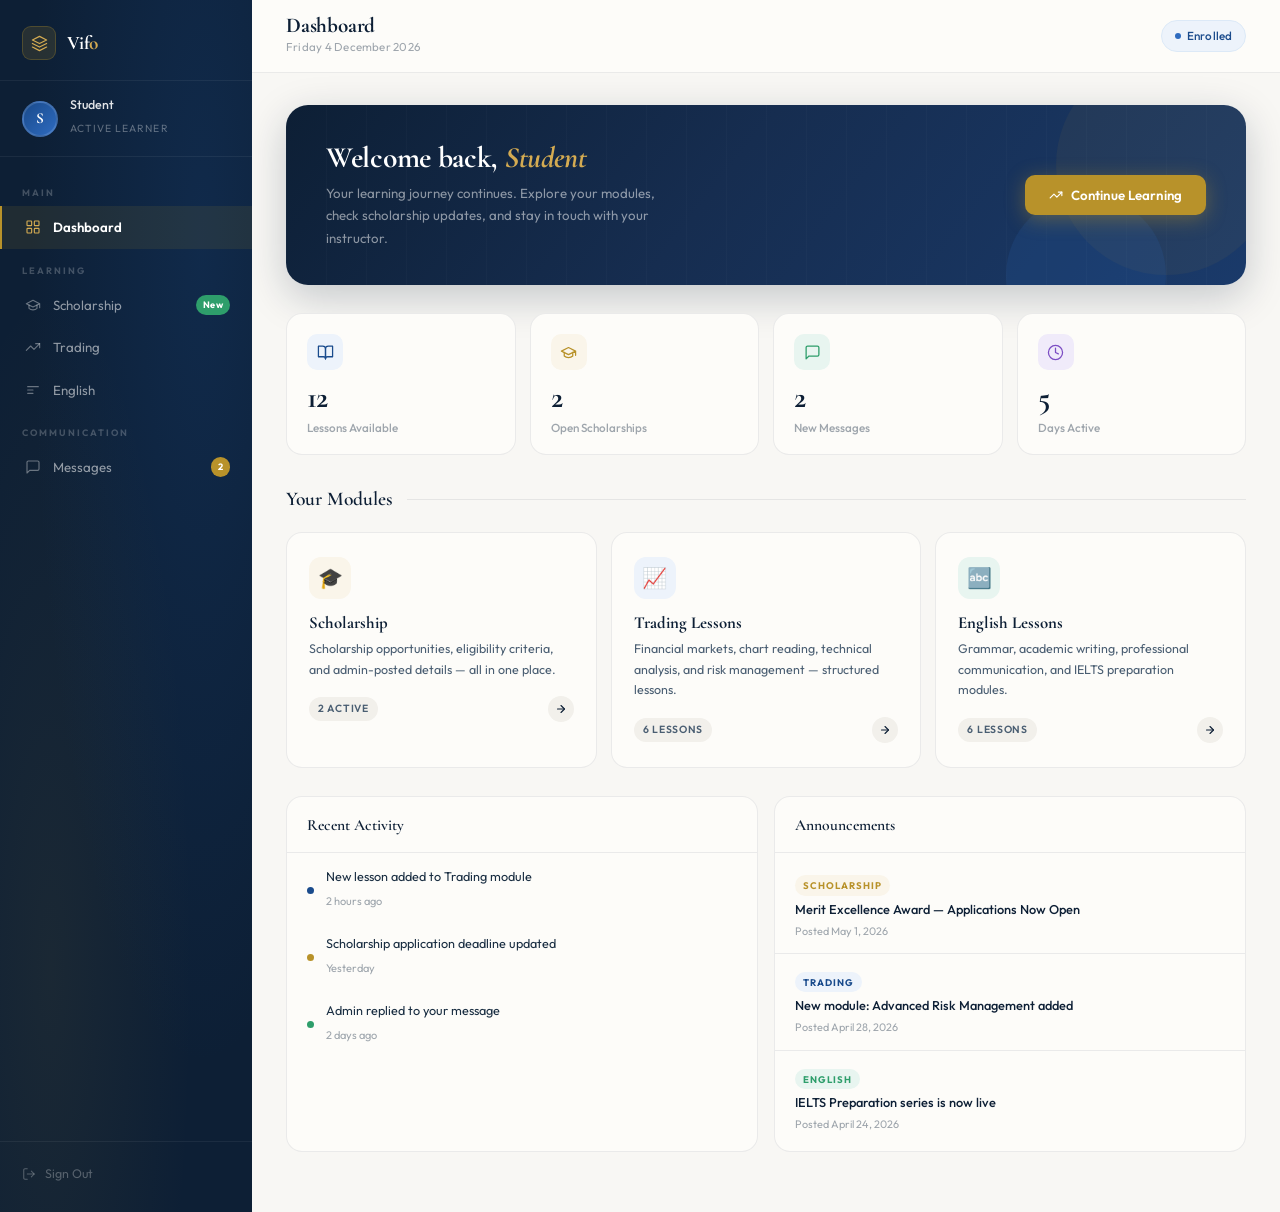
<file: Portal.html>
<!DOCTYPE html>
<html lang="en">
<head>
<meta charset="UTF-8"/>
<meta name="viewport" content="width=device-width, initial-scale=1.0"/>
<title>Vision Forge — Student Portal</title>
<link rel="preconnect" href="https://fonts.googleapis.com"/>
<link rel="preconnect" href="https://fonts.gstatic.com" crossorigin/>
<link href="https://fonts.googleapis.com/css2?family=Cormorant+Garamond:ital,wght@0,300;0,400;0,600;0,700;1,300;1,400;1,600;1,700&family=Outfit:wght@300;400;500;600;700&family=EB+Garamond:ital,wght@0,400;0,600;1,400;1,600&display=swap" rel="stylesheet"/>

<style>
/* ═══════════════════════════════════════════════════════
   VIFO — Student Portal  ·  Vision Forge Design System
   Ivory · Deep Navy #0d1f35 · Ink Blue #1a4b8c · Gold #b8922a
   ═══════════════════════════════════════════════════════ */

:root {
  color-scheme: light;
  --navy:        #0d1f35;
  --navy-mid:    #1a3254;
  --ink:         #1a4b8c;
  --ink-light:   #2e6bbf;
  --ink-pale:    #edf3fb;
  --ink-pale2:   #dce9f7;
  --gold:        #b8922a;
  --gold-light:  #d4ab52;
  --gold-pale:   #faf5ea;
  --ivory:       #fdfcf9;
  --white:       #ffffff;
  --off-white:   #f8f7f4;
  --off-white2:  #f2f0eb;
  --border:      rgba(13,31,53,0.08);
  --border-mid:  rgba(13,31,53,0.13);
  --border-strong: rgba(13,31,53,0.20);
  --text:        #1a2e42;
  --text-mid:    #4a5e72;
  --text-light:  rgba(26,46,66,0.42);
  --green:       #2e9e6b;
  --green-pale:  #e8f5f0;
  --purple:      #7c4ec4;
  --purple-pale: #f0ebfa;
  --radius:      10px;
  --radius-lg:   16px;
  --radius-xl:   22px;
  --ease:        cubic-bezier(0.22, 1, 0.36, 1);
  --sidebar-w:   252px;
  --font-serif:  'Cormorant Garamond', Georgia, serif;
  --font-body:   'Outfit', system-ui, sans-serif;
  --shadow-xs:   0 1px 4px rgba(13,31,53,0.05);
  --shadow-sm:   0 2px 12px rgba(13,31,53,0.07);
  --shadow-md:   0 6px 28px rgba(13,31,53,0.10);
  --shadow-lg:   0 18px 54px rgba(13,31,53,0.13);
  --shadow-xl:   0 30px 80px rgba(13,31,53,0.16);
}

*, *::before, *::after { box-sizing: border-box; margin: 0; padding: 0; }
html { font-size: 16px; }
body {
  background: var(--off-white);
  color: var(--text);
  font-family: var(--font-body);
  line-height: 1.7;
  overflow-x: hidden;
  -webkit-font-smoothing: antialiased;
}
a { text-decoration: none; color: inherit; }
button { font-family: inherit; }

::-webkit-scrollbar { width: 3px; }
::-webkit-scrollbar-track { background: transparent; }
::-webkit-scrollbar-thumb { background: rgba(13,31,53,0.15); border-radius: 2px; }

/* ── Page enter ── */
@keyframes pageIn {
  from { opacity: 0; transform: translateY(10px); }
  to   { opacity: 1; transform: translateY(0); }
}
@keyframes viewIn {
  from { opacity: 0; transform: translateY(16px); }
  to   { opacity: 1; transform: translateY(0); }
}
@keyframes floatUp {
  from { opacity:0; transform:translateY(8px); }
  to   { opacity:1; transform:translateY(0); }
}
@keyframes gold-pulse {
  0%,100% { box-shadow: 0 0 0 0 rgba(184,146,42,0.18); }
  50%     { box-shadow: 0 0 0 6px rgba(184,146,42,0); }
}
@keyframes pulse-dot {
  0%,100% { opacity:1; transform:scale(1); }
  50%     { opacity:0.45; transform:scale(0.8); }
}
@keyframes shimmer {
  0%   { background-position: -200% 0; }
  100% { background-position: 200% 0; }
}

.portal-layout {
  display: flex;
  min-height: 100vh;
  animation: pageIn 0.65s var(--ease) both;
}

/* ══════════════════════════════════════════
   SIDEBAR
══════════════════════════════════════════ */
.sidebar {
  width: var(--sidebar-w);
  background: var(--navy);
  display: flex;
  flex-direction: column;
  position: fixed;
  inset: 0 auto 0 0;
  z-index: 100;
  transition: transform 0.4s var(--ease);
  overflow-y: auto;
  overflow-x: hidden;
  /* Subtle grain texture on sidebar */
  background-image: 
    radial-gradient(ellipse at 80% 20%, rgba(26,75,140,0.25) 0%, transparent 60%),
    radial-gradient(ellipse at 20% 80%, rgba(184,146,42,0.08) 0%, transparent 50%);
}

/* Sidebar top: logo */
.sidebar-head {
  padding: 26px 22px 20px;
  border-bottom: 1px solid rgba(255,255,255,0.06);
  display: flex;
  align-items: center;
  gap: 11px;
  flex-shrink: 0;
}
.sidebar-logo-mark {
  width: 34px; height: 34px;
  border-radius: 9px;
  background: rgba(184,146,42,0.15);
  border: 1px solid rgba(184,146,42,0.28);
  display: flex; align-items: center; justify-content: center;
  flex-shrink: 0;
}
.sidebar-logo-mark svg {
  width: 17px; height: 17px;
  stroke: var(--gold-light); fill: none;
  stroke-width: 1.8; stroke-linecap: round; stroke-linejoin: round;
}
.sidebar-brand {
  font-family: var(--font-serif);
  font-size: 1.2rem;
  font-weight: 700;
  color: #fff;
  letter-spacing: -0.01em;
}
.sidebar-brand em { font-style: normal; color: var(--gold-light); }

/* Student strip */
.sidebar-student {
  padding: 16px 22px;
  border-bottom: 1px solid rgba(255,255,255,0.06);
  display: flex;
  align-items: center;
  gap: 12px;
  flex-shrink: 0;
}
.student-avatar {
  width: 36px; height: 36px;
  border-radius: 50%;
  background: linear-gradient(135deg, var(--ink) 0%, var(--ink-light) 100%);
  border: 2px solid rgba(255,255,255,0.13);
  display: flex; align-items: center; justify-content: center;
  font-family: var(--font-serif);
  font-size: 0.95rem; font-weight: 700;
  color: #fff;
  flex-shrink: 0;
  letter-spacing: 0.01em;
}
.student-info p {
  font-size: 0.78rem;
  color: rgba(255,255,255,0.88);
  font-weight: 500;
  line-height: 1.3;
}
.student-info span {
  font-size: 0.65rem;
  color: rgba(255,255,255,0.34);
  text-transform: uppercase;
  letter-spacing: 0.1em;
}

/* Nav */
.sidebar-nav { flex: 1; padding: 14px 0; }
.nav-group-label {
  font-size: 0.58rem;
  font-weight: 700;
  letter-spacing: 0.22em;
  text-transform: uppercase;
  color: rgba(255,255,255,0.22);
  padding: 14px 22px 5px;
}
.nav-item {
  display: flex;
  align-items: center;
  gap: 11px;
  padding: 10px 22px;
  cursor: pointer;
  transition: background 0.22s, border-color 0.22s, transform 0.18s;
  border-left: 2.5px solid transparent;
  position: relative;
}
.nav-item:hover { background: rgba(255,255,255,0.05); transform: translateX(2px); }
.nav-item.active {
  background: rgba(184,146,42,0.11);
  border-left-color: var(--gold);
}
.nav-item.active .nav-icon svg { stroke: var(--gold-light); }
.nav-item.active .nav-label { color: #fff; font-weight: 600; }

.nav-icon {
  width: 18px; height: 18px;
  display: flex; align-items: center; justify-content: center;
  flex-shrink: 0;
  color: rgba(255,255,255,0.38);
  transition: color 0.22s;
}
.nav-icon svg {
  width: 16px; height: 16px;
  stroke: currentColor; fill: none;
  stroke-width: 1.7; stroke-linecap: round; stroke-linejoin: round;
}
.nav-label {
  font-size: 0.83rem;
  color: rgba(255,255,255,0.55);
  transition: color 0.22s;
}
.nav-badge {
  margin-left: auto;
  background: var(--gold);
  color: #fff;
  font-size: 0.58rem;
  font-weight: 700;
  padding: 2px 7px;
  border-radius: 20px;
  letter-spacing: 0.03em;
}
.nav-badge.nb-green { background: var(--green); }
.nav-badge.nb-blue  { background: var(--ink-light); }

/* Sidebar footer */
.sidebar-footer {
  padding: 14px 22px 20px;
  border-top: 1px solid rgba(255,255,255,0.06);
  flex-shrink: 0;
}
.sidebar-logout {
  display: flex; align-items: center; gap: 9px;
  font-size: 0.78rem;
  color: rgba(255,255,255,0.28);
  cursor: pointer;
  padding: 7px 0;
  transition: color 0.2s;
}
.sidebar-logout:hover { color: rgba(255,255,255,0.58); }
.sidebar-logout svg {
  width: 14px; height: 14px;
  stroke: currentColor; fill: none;
  stroke-width: 1.8; stroke-linecap: round; stroke-linejoin: round;
}

/* Mobile toggle */
.sidebar-toggle {
  display: none;
  position: fixed;
  top: 14px; left: 14px; z-index: 200;
  width: 38px; height: 38px;
  background: var(--navy);
  border: none; border-radius: 9px;
  cursor: pointer;
  flex-direction: column;
  align-items: center; justify-content: center;
  gap: 5px;
  box-shadow: var(--shadow-md);
}
.sidebar-toggle span {
  display: block; width: 16px; height: 1.5px;
  background: rgba(255,255,255,0.85);
  transition: all 0.3s var(--ease);
}
.sidebar-toggle.open span:nth-child(1) { transform: translateY(6.5px) rotate(45deg); }
.sidebar-toggle.open span:nth-child(2) { opacity: 0; }
.sidebar-toggle.open span:nth-child(3) { transform: translateY(-6.5px) rotate(-45deg); }

.sidebar-overlay {
  display: none;
  position: fixed; inset: 0; z-index: 90;
  background: rgba(13,31,53,0.52);
  backdrop-filter: blur(4px);
  opacity: 0;
  transition: opacity 0.3s;
}
.sidebar-overlay.visible { opacity: 1; }

/* ══════════════════════════════════════════
   MAIN CONTENT AREA
══════════════════════════════════════════ */
.main-content {
  margin-left: var(--sidebar-w);
  flex: 1;
  display: flex;
  flex-direction: column;
  min-height: 100vh;
}

/* Topbar */
.topbar {
  background: rgba(253,252,249,0.96);
  border-bottom: 1px solid var(--border);
  padding: 15px 34px;
  display: flex;
  align-items: center;
  justify-content: space-between;
  gap: 20px;
  position: sticky;
  top: 0; z-index: 80;
  backdrop-filter: blur(24px);
  -webkit-backdrop-filter: blur(24px);
}
.topbar-left {
  display: flex;
  flex-direction: column;
  gap: 1px;
}
.topbar-title {
  font-family: var(--font-serif);
  font-size: 1.32rem;
  font-weight: 700;
  color: var(--navy);
  letter-spacing: -0.01em;
  line-height: 1;
}
.topbar-sub {
  font-size: 0.72rem;
  color: var(--text-light);
  letter-spacing: 0.02em;
}
.topbar-right {
  display: flex;
  align-items: center;
  gap: 12px;
}
.topbar-pill {
  display: inline-flex;
  align-items: center;
  gap: 6px;
  background: var(--ink-pale);
  border: 1px solid var(--ink-pale2);
  border-radius: 20px;
  padding: 5px 13px;
  font-size: 0.73rem;
  color: var(--ink);
  font-weight: 500;
  letter-spacing: 0.01em;
}
.pill-dot {
  width: 6px; height: 6px;
  border-radius: 50%;
  background: var(--ink-light);
  animation: pulse-dot 2.2s infinite;
}

/* Page content */
.page-content {
  padding: 32px 34px 60px;
  flex: 1;
}

/* Views */
.view { display: none; animation: viewIn 0.42s var(--ease) both; }
.view.active { display: block; }

/* ══════════════════════════════════════════
   VIEW HEADER (shared across pages)
══════════════════════════════════════════ */
.view-header {
  margin-bottom: 28px;
}
.view-eyebrow {
  display: inline-flex;
  align-items: center;
  gap: 10px;
  font-size: 0.63rem;
  font-weight: 700;
  letter-spacing: 0.28em;
  text-transform: uppercase;
  color: var(--ink);
  margin-bottom: 9px;
}
.view-eyebrow::before {
  content: '';
  width: 22px; height: 1px;
  background: var(--gold);
}
.view-header h1 {
  font-family: var(--font-serif);
  font-size: clamp(1.75rem, 3vw, 2.4rem);
  font-weight: 700;
  color: var(--navy);
  line-height: 1.1;
  margin-bottom: 9px;
  letter-spacing: -0.015em;
}
.view-header p {
  font-size: 0.875rem;
  color: var(--text-mid);
  max-width: 540px;
  line-height: 1.75;
}

/* ══════════════════════════════════════════
   DASHBOARD
══════════════════════════════════════════ */
.welcome-strip {
  background: linear-gradient(128deg, var(--navy) 0%, #162d50 45%, #1a3a6a 100%);
  border-radius: var(--radius-xl);
  padding: 36px 40px;
  display: flex;
  align-items: center;
  justify-content: space-between;
  gap: 24px;
  margin-bottom: 28px;
  position: relative;
  overflow: hidden;
  box-shadow: 0 12px 40px rgba(13,31,53,0.22);
}
.welcome-strip::before {
  content: '';
  position: absolute;
  top: -50px; right: -30px;
  width: 220px; height: 220px;
  border-radius: 50%;
  background: rgba(184,146,42,0.07);
  pointer-events: none;
}
.welcome-strip::after {
  content: '';
  position: absolute;
  bottom: -70px; right: 80px;
  width: 160px; height: 160px;
  border-radius: 50%;
  background: rgba(46,107,191,0.14);
  pointer-events: none;
}
/* Fine line pattern */
.welcome-strip-lines {
  position: absolute;
  inset: 0;
  opacity: 0.04;
  background-image: repeating-linear-gradient(
    90deg,
    rgba(255,255,255,0.5) 0px,
    rgba(255,255,255,0.5) 1px,
    transparent 1px,
    transparent 40px
  );
  pointer-events: none;
}
.welcome-text {
  position: relative; z-index: 1;
}
.welcome-text h2 {
  font-family: var(--font-serif);
  font-size: 1.85rem;
  font-weight: 700;
  color: #fff;
  line-height: 1.15;
  margin-bottom: 7px;
  letter-spacing: -0.01em;
}
.welcome-text h2 em {
  font-style: italic;
  color: var(--gold-light);
}
.welcome-text p {
  font-size: 0.83rem;
  color: rgba(255,255,255,0.52);
  max-width: 340px;
  line-height: 1.7;
}
.welcome-cta {
  display: inline-flex;
  align-items: center;
  gap: 8px;
  background: var(--gold);
  color: #fff;
  border: none;
  border-radius: var(--radius);
  padding: 12px 24px;
  font-size: 0.83rem;
  font-weight: 600;
  cursor: pointer;
  transition: all 0.28s var(--ease);
  white-space: nowrap;
  flex-shrink: 0;
  box-shadow: 0 4px 20px rgba(184,146,42,0.42);
  position: relative; z-index: 1;
  letter-spacing: 0.01em;
  animation: gold-pulse 3s infinite;
}
.welcome-cta:hover {
  background: var(--gold-light);
  transform: translateY(-2px);
  box-shadow: 0 10px 28px rgba(184,146,42,0.52);
  animation: none;
}
.welcome-cta svg { width: 14px; height: 14px; stroke: currentColor; fill: none; stroke-width: 2; stroke-linecap: round; stroke-linejoin: round; }

/* Stats row */
.stats-row {
  display: grid;
  grid-template-columns: repeat(4, 1fr);
  gap: 14px;
  margin-bottom: 28px;
}
.stat-card {
  background: var(--ivory);
  border: 1px solid var(--border);
  border-radius: var(--radius-lg);
  padding: 20px 20px 16px;
  transition: box-shadow 0.28s var(--ease), transform 0.28s var(--ease), border-color 0.28s;
  cursor: default;
  position: relative;
  overflow: hidden;
}
.stat-card::after {
  content: '';
  position: absolute;
  bottom: 0; left: 0; right: 0;
  height: 2px;
  background: var(--sc-accent, var(--ink));
  transform: scaleX(0);
  transform-origin: left;
  transition: transform 0.36s var(--ease);
}
.stat-card:hover {
  box-shadow: var(--shadow-md);
  transform: translateY(-3px);
  border-color: var(--border-mid);
}
.stat-card:hover::after { transform: scaleX(1); }
.stat-card:hover {
  box-shadow: var(--shadow-md);
  transform: translateY(-2px);
}
.stat-icon {
  width: 36px; height: 36px;
  border-radius: 10px;
  display: flex; align-items: center; justify-content: center;
  margin-bottom: 13px;
}
.stat-icon svg { width: 17px; height: 17px; stroke: currentColor; fill: none; stroke-width: 1.8; stroke-linecap: round; stroke-linejoin: round; }
.si-blue   { background: var(--ink-pale);   color: var(--ink); }
.si-gold   { background: var(--gold-pale);  color: var(--gold); }
.si-green  { background: var(--green-pale); color: var(--green); }
.si-purple { background: var(--purple-pale);color: var(--purple); }

.stat-num {
  font-family: var(--font-serif);
  font-size: 1.9rem;
  font-weight: 700;
  color: var(--navy);
  line-height: 1;
  margin-bottom: 4px;
  letter-spacing: -0.02em;
}
.stat-label {
  font-size: 0.73rem;
  color: var(--text-light);
  font-weight: 500;
}

/* Modules grid */
.section-row-title {
  font-family: var(--font-serif);
  font-size: 1.22rem;
  font-weight: 600;
  color: var(--navy);
  margin-bottom: 16px;
  display: flex;
  align-items: center;
  gap: 14px;
}
.section-row-title::after {
  content: '';
  flex: 1;
  height: 1px;
  background: var(--border);
}

.modules-grid {
  display: grid;
  grid-template-columns: repeat(3, 1fr);
  gap: 14px;
  margin-bottom: 28px;
}
.module-card {
  background: var(--ivory);
  border: 1px solid var(--border);
  border-radius: var(--radius-lg);
  padding: 24px 22px;
  cursor: pointer;
  transition: all 0.3s var(--ease);
  position: relative;
  overflow: hidden;
}
.module-card::before {
  content: '';
  position: absolute;
  top: 0; left: 0; right: 0;
  height: 2.5px;
  background: var(--mc-accent, var(--ink));
  transform: scaleX(0);
  transform-origin: left;
  transition: transform 0.34s var(--ease);
}
.module-card:hover {
  box-shadow: var(--shadow-md);
  transform: translateY(-3px);
  border-color: var(--border-mid);
}
.module-card:hover::before { transform: scaleX(1); }
.mc-gold { --mc-accent: var(--gold); }
.mc-blue { --mc-accent: var(--ink); }
.mc-green { --mc-accent: var(--green); }

.module-icon {
  width: 42px; height: 42px;
  border-radius: 12px;
  display: flex; align-items: center; justify-content: center;
  margin-bottom: 14px;
  font-size: 1.25rem;
}
.module-title {
  font-family: var(--font-serif);
  font-size: 1.05rem;
  font-weight: 700;
  color: var(--navy);
  margin-bottom: 6px;
  line-height: 1.2;
}
.module-desc {
  font-size: 0.78rem;
  color: var(--text-mid);
  line-height: 1.65;
  margin-bottom: 16px;
}
.module-foot {
  display: flex;
  align-items: center;
  gap: 10px;
}
.module-tag {
  font-size: 0.65rem;
  font-weight: 600;
  letter-spacing: 0.07em;
  text-transform: uppercase;
  padding: 3px 9px;
  border-radius: 20px;
  background: var(--off-white2);
  color: var(--text-mid);
}
.module-arrow {
  margin-left: auto;
  width: 26px; height: 26px;
  background: var(--off-white2);
  border-radius: 50%;
  display: flex; align-items: center; justify-content: center;
  transition: background 0.22s, transform 0.22s;
}
.module-card:hover .module-arrow {
  background: var(--navy);
  transform: translateX(2px);
}
.module-arrow svg { width: 12px; height: 12px; stroke: var(--navy); fill: none; stroke-width: 2.2; stroke-linecap: round; stroke-linejoin: round; transition: stroke 0.22s; }
.module-card:hover .module-arrow svg { stroke: #fff; }

/* Dashboard bottom panels */
.dash-bottom {
  display: grid;
  grid-template-columns: 1fr 1fr;
  gap: 16px;
}
.panel-card {
  background: var(--ivory);
  border: 1px solid var(--border);
  border-radius: var(--radius-lg);
  overflow: hidden;
}
.panel-head {
  padding: 16px 20px 13px;
  border-bottom: 1px solid var(--border);
  display: flex;
  align-items: center;
  justify-content: space-between;
}
.panel-head h3 {
  font-family: var(--font-serif);
  font-size: 0.98rem;
  font-weight: 600;
  color: var(--navy);
}
.panel-link {
  font-size: 0.72rem;
  color: var(--ink);
  font-weight: 500;
  cursor: pointer;
  transition: color 0.2s;
}
.panel-link:hover { color: var(--navy); }
.panel-body { padding: 4px 0; }

/* Activity items */
.activity-row {
  display: flex;
  align-items: center;
  gap: 12px;
  padding: 11px 20px;
  transition: background 0.18s;
}
.activity-row:hover { background: var(--off-white); }
.a-dot {
  width: 7px; height: 7px;
  border-radius: 50%;
  flex-shrink: 0;
}
.a-text { flex: 1; }
.a-text p { font-size: 0.79rem; color: var(--text); line-height: 1.4; }
.a-text span { font-size: 0.69rem; color: var(--text-light); }

/* Announcement items */
.ann-row {
  padding: 13px 20px;
  border-bottom: 1px solid var(--border);
  cursor: pointer;
  transition: background 0.18s;
}
.ann-row:last-child { border-bottom: none; }
.ann-row:hover { background: var(--off-white); }
.ann-tag {
  display: inline-block;
  font-size: 0.6rem;
  font-weight: 700;
  letter-spacing: 0.1em;
  text-transform: uppercase;
  padding: 2px 8px;
  border-radius: 20px;
  margin-bottom: 5px;
}
.at-gold  { background: var(--gold-pale);  color: var(--gold); }
.at-blue  { background: var(--ink-pale);   color: var(--ink); }
.at-green { background: var(--green-pale); color: var(--green); }
.ann-title {
  font-size: 0.8rem;
  color: var(--navy);
  font-weight: 500;
  line-height: 1.4;
  margin-bottom: 3px;
}
.ann-date {
  font-size: 0.68rem;
  color: var(--text-light);
}

/* ══════════════════════════════════════════
   SCHOLARSHIP VIEW
══════════════════════════════════════════ */
.sch-list { display: grid; gap: 18px; }

.sch-card {
  background: var(--ivory);
  border: 1px solid var(--border);
  border-radius: var(--radius-lg);
  overflow: hidden;
  transition: box-shadow 0.3s var(--ease), transform 0.3s var(--ease);
}
.sch-card:hover {
  box-shadow: var(--shadow-lg);
  transform: translateY(-2px);
}
.sch-card-top {
  padding: 22px 26px;
  display: flex;
  align-items: flex-start;
  gap: 18px;
  border-bottom: 1px solid var(--border);
}
.sch-icon {
  width: 48px; height: 48px;
  border-radius: 13px;
  background: var(--gold-pale);
  border: 1px solid rgba(184,146,42,0.16);
  display: flex; align-items: center; justify-content: center;
  font-size: 1.35rem;
  flex-shrink: 0;
}
.sch-top-info h3 {
  font-family: var(--font-serif);
  font-size: 1.18rem;
  font-weight: 700;
  color: var(--navy);
  margin-bottom: 7px;
  line-height: 1.2;
}
.sch-pills {
  display: flex;
  align-items: center;
  gap: 8px;
  flex-wrap: wrap;
}
.sch-pill {
  font-size: 0.67rem;
  font-weight: 600;
  letter-spacing: 0.07em;
  text-transform: uppercase;
  padding: 3px 10px;
  border-radius: 20px;
  display: inline-flex;
  align-items: center;
  gap: 4px;
}
.sp-open   { background: var(--green-pale); color: var(--green); }
.sp-closed { background: var(--off-white2); color: var(--text-light); }
.sp-date   { background: var(--gold-pale);  color: var(--gold); }

.sch-card-body {
  padding: 20px 26px 24px;
}
.sch-body-text {
  font-size: 0.865rem;
  color: var(--text-mid);
  line-height: 1.85;
  margin-bottom: 18px;
}
.sch-grid-detail {
  display: grid;
  grid-template-columns: repeat(3, 1fr);
  gap: 14px;
  padding: 16px 18px;
  background: var(--off-white);
  border-radius: var(--radius);
  border: 1px solid var(--border);
  margin-bottom: 18px;
}
.sch-detail label {
  display: block;
  font-size: 0.6rem;
  font-weight: 700;
  letter-spacing: 0.15em;
  text-transform: uppercase;
  color: var(--text-light);
  margin-bottom: 4px;
}
.sch-detail p {
  font-size: 0.8rem;
  color: var(--navy);
  font-weight: 600;
}
.sch-req h4 {
  font-size: 0.72rem;
  font-weight: 700;
  color: var(--navy);
  margin-bottom: 10px;
  text-transform: uppercase;
  letter-spacing: 0.1em;
}
.sch-req-list { list-style: none; display: flex; flex-direction: column; gap: 6px; }
.sch-req-list li {
  display: flex;
  align-items: flex-start;
  gap: 9px;
  font-size: 0.8rem;
  color: var(--text-mid);
}
.sch-req-list li::before {
  content: '';
  width: 15px; height: 15px;
  border-radius: 50%;
  background: var(--ink-pale);
  border: 1.5px solid var(--ink-pale2);
  flex-shrink: 0;
  margin-top: 1px;
  background-image: url("data:image/svg+xml,%3Csvg xmlns='http://www.w3.org/2000/svg' viewBox='0 0 16 16'%3E%3Cpath d='M3.5 8l3 3 6-6' stroke='%231a4b8c' stroke-width='1.8' stroke-linecap='round' stroke-linejoin='round' fill='none'/%3E%3C/svg%3E");
  background-size: 11px;
  background-repeat: no-repeat;
  background-position: center;
}
.sch-note {
  margin-top: 18px;
  padding: 13px 17px;
  background: var(--ink-pale);
  border-left: 3px solid var(--ink);
  border-radius: 0 var(--radius) var(--radius) 0;
  font-size: 0.79rem;
  color: var(--ink);
  line-height: 1.65;
}
.sch-note strong { color: var(--navy); }

/* ══════════════════════════════════════════
   TRADING / ENGLISH LESSONS VIEW
══════════════════════════════════════════ */
.lesson-tabs {
  display: flex;
  gap: 3px;
  background: var(--off-white2);
  border-radius: var(--radius);
  padding: 4px;
  margin-bottom: 26px;
  width: fit-content;
}
.l-tab {
  display: flex;
  align-items: center;
  gap: 7px;
  padding: 8px 18px;
  border-radius: 7px;
  border: none;
  background: none;
  font-size: 0.81rem;
  font-weight: 500;
  color: var(--text-mid);
  cursor: pointer;
  transition: all 0.22s var(--ease);
}
.l-tab svg { width: 14px; height: 14px; stroke: currentColor; fill: none; stroke-width: 1.8; stroke-linecap: round; stroke-linejoin: round; }
.l-tab.active {
  background: var(--ivory);
  color: var(--navy);
  font-weight: 600;
  box-shadow: var(--shadow-sm);
}
.l-tab-panel { display: none; }
.l-tab-panel.active { display: block; animation: viewIn 0.38s var(--ease) both; }

.lesson-section-label {
  font-size: 0.65rem;
  font-weight: 700;
  letter-spacing: 0.2em;
  text-transform: uppercase;
  color: var(--text-light);
  padding: 6px 0 11px;
  border-bottom: 1px solid var(--border);
  margin-bottom: 12px;
}
.lessons-list { display: grid; gap: 10px; margin-bottom: 24px; }

.lesson-card {
  background: var(--ivory);
  border: 1px solid var(--border);
  border-radius: var(--radius-lg);
  padding: 18px 22px;
  display: flex;
  align-items: center;
  gap: 18px;
  transition: all 0.28s var(--ease);
  cursor: pointer;
  position: relative;
  overflow: hidden;
}
.lesson-card::before {
  content: '';
  position: absolute;
  left: 0; top: 0; bottom: 0;
  width: 3px;
  background: var(--lc-accent, var(--ink));
  transform: scaleY(0);
  transform-origin: bottom;
  transition: transform 0.32s var(--ease);
  border-radius: 0 2px 2px 0;
}
.lesson-card:hover {
  box-shadow: var(--shadow-md);
  transform: translateX(5px);
  border-color: var(--border-mid);
}
.lesson-card:hover::before { transform: scaleY(1); }
.lc-ink   { --lc-accent: var(--ink); }
.lc-gold  { --lc-accent: var(--gold); }
.lc-green { --lc-accent: var(--green); }
.lesson-card:hover {
  box-shadow: var(--shadow-md);
  transform: translateX(4px);
  border-color: var(--border-mid);
}
.lesson-num {
  width: 40px; height: 40px;
  border-radius: 11px;
  display: flex; align-items: center; justify-content: center;
  font-family: var(--font-serif);
  font-size: 1.05rem;
  font-weight: 700;
  color: #fff;
  flex-shrink: 0;
}
.ln-ink  { background: linear-gradient(135deg, var(--ink) 0%, var(--ink-light) 100%); }
.ln-gold { background: linear-gradient(135deg, var(--gold) 0%, var(--gold-light) 100%); }
.ln-green { background: linear-gradient(135deg, var(--green) 0%, #3db87c 100%); }

.lesson-info { flex: 1; min-width: 0; }
.lesson-title {
  font-family: var(--font-serif);
  font-size: 0.99rem;
  font-weight: 700;
  color: var(--navy);
  margin-bottom: 3px;
  line-height: 1.25;
}
.lesson-sub {
  font-size: 0.76rem;
  color: var(--text-mid);
  line-height: 1.5;
  white-space: nowrap;
  overflow: hidden;
  text-overflow: ellipsis;
}
.lesson-right {
  display: flex;
  flex-direction: column;
  align-items: flex-end;
  gap: 6px;
  flex-shrink: 0;
}
.lesson-status {
  font-size: 0.65rem;
  font-weight: 700;
  letter-spacing: 0.08em;
  text-transform: uppercase;
  padding: 3px 9px;
  border-radius: 20px;
}
.ls-avail  { background: var(--green-pale); color: var(--green); }
.ls-new    { background: var(--ink-pale);   color: var(--ink); }
.ls-soon   { background: var(--off-white2); color: var(--text-light); }
.lesson-dur {
  font-size: 0.7rem;
  color: var(--text-light);
  display: flex; align-items: center; gap: 4px;
}
.lesson-dur svg { width: 11px; height: 11px; stroke: currentColor; fill: none; stroke-width: 1.8; }

/* ══════════════════════════════════════════
   LESSON MODAL
══════════════════════════════════════════ */
.lesson-modal-wrap {
  position: fixed; inset: 0; z-index: 500;
  background: rgba(13,31,53,0.55);
  backdrop-filter: blur(10px);
  -webkit-backdrop-filter: blur(10px);
  display: flex;
  align-items: center;
  justify-content: center;
  padding: 20px;
  opacity: 0;
  pointer-events: none;
  transition: opacity 0.3s;
}
.lesson-modal-wrap.open {
  opacity: 1;
  pointer-events: all;
}
.lesson-modal {
  background: var(--ivory);
  border-radius: var(--radius-xl);
  width: 100%;
  max-width: 660px;
  max-height: 88vh;
  overflow-y: auto;
  box-shadow: var(--shadow-xl);
  transform: scale(0.94) translateY(12px);
  transition: transform 0.34s var(--ease);
  border: 1px solid var(--border);
}
.lesson-modal-wrap.open .lesson-modal {
  transform: scale(1) translateY(0);
}
.lm-head {
  padding: 24px 28px 20px;
  border-bottom: 1px solid var(--border);
  position: sticky; top: 0;
  background: var(--ivory);
  display: flex; align-items: flex-start; justify-content: space-between; gap: 16px;
  z-index: 2;
}
.lm-close {
  width: 32px; height: 32px;
  border-radius: 50%;
  background: var(--off-white2);
  border: 1px solid var(--border);
  cursor: pointer;
  display: flex; align-items: center; justify-content: center;
  flex-shrink: 0;
  transition: background 0.2s, transform 0.2s;
}
.lm-close:hover { background: var(--off-white); transform: scale(1.08); }
.lm-close svg { width: 14px; height: 14px; stroke: var(--navy); fill: none; stroke-width: 2.2; stroke-linecap: round; }
.lm-body { padding: 26px 28px 32px; }
.lm-eyebrow {
  font-size: 0.61rem;
  font-weight: 700;
  letter-spacing: 0.2em;
  text-transform: uppercase;
  color: var(--ink);
  margin-bottom: 7px;
}
.lm-title {
  font-family: var(--font-serif);
  font-size: 1.65rem;
  font-weight: 700;
  color: var(--navy);
  line-height: 1.12;
  margin-bottom: 5px;
  letter-spacing: -0.01em;
}
.lm-meta { display: flex; gap: 14px; flex-wrap: wrap; margin-bottom: 22px; }
.lm-meta-item {
  font-size: 0.72rem;
  color: var(--text-light);
  display: flex; align-items: center; gap: 5px;
}
.lm-meta-item svg { width: 12px; height: 12px; stroke: currentColor; fill: none; stroke-width: 1.8; }
.lm-content {
  font-size: 0.865rem;
  color: var(--text-mid);
  line-height: 1.9;
  margin-bottom: 24px;
}
.lm-content p { margin-bottom: 13px; }
.lm-content p:last-child { margin-bottom: 0; }
.lm-content strong { color: var(--navy); font-weight: 600; }
.lm-keypoints {
  background: var(--off-white);
  border: 1px solid var(--border);
  border-radius: var(--radius);
  padding: 16px 18px;
  margin-bottom: 20px;
}
.lm-keypoints h4 {
  font-size: 0.7rem;
  font-weight: 700;
  text-transform: uppercase;
  letter-spacing: 0.12em;
  color: var(--navy);
  margin-bottom: 11px;
}
.lm-keypoints ul { list-style: none; display: flex; flex-direction: column; gap: 7px; }
.lm-keypoints li {
  display: flex; align-items: flex-start; gap: 8px;
  font-size: 0.79rem;
  color: var(--text-mid);
}
.lm-keypoints li::before {
  content: '→';
  color: var(--gold);
  font-weight: 700;
  flex-shrink: 0;
  margin-top: 1px;
}
.lm-note {
  background: var(--ink-pale);
  border-left: 3px solid var(--ink);
  border-radius: 0 var(--radius) var(--radius) 0;
  padding: 13px 17px;
  font-size: 0.79rem;
  color: var(--ink);
  line-height: 1.65;
  margin-bottom: 22px;
}
.lm-actions { display: flex; gap: 10px; flex-wrap: wrap; }
.lm-btn {
  display: inline-flex; align-items: center; gap: 7px;
  padding: 10px 20px;
  border-radius: var(--radius);
  font-size: 0.81rem; font-weight: 600;
  cursor: pointer; border: none;
  transition: all 0.26s var(--ease);
  letter-spacing: 0.01em;
}
.lm-btn-primary { background: var(--navy); color: #fff; box-shadow: 0 2px 12px rgba(13,31,53,0.18); }
.lm-btn-primary:hover { background: var(--ink); transform: translateY(-2px); box-shadow: 0 6px 20px rgba(26,75,140,0.26); }
.lm-btn-outline { background: transparent; color: var(--navy); border: 1.5px solid var(--border-strong); }
.lm-btn-outline:hover { background: var(--off-white2); }
.lm-btn svg { width: 14px; height: 14px; stroke: currentColor; fill: none; stroke-width: 2; stroke-linecap: round; stroke-linejoin: round; }

/* ══════════════════════════════════════════
   MESSAGES VIEW
══════════════════════════════════════════ */
.msg-layout {
  display: grid;
  grid-template-columns: 280px 1fr;
  background: var(--ivory);
  border: 1px solid var(--border);
  border-radius: var(--radius-lg);
  overflow: hidden;
  height: 568px;
}
.msg-left {
  border-right: 1px solid var(--border);
  display: flex;
  flex-direction: column;
}
.msg-left-head {
  padding: 16px 18px;
  border-bottom: 1px solid var(--border);
  font-family: var(--font-serif);
  font-size: 0.96rem;
  font-weight: 600;
  color: var(--navy);
  flex-shrink: 0;
}
.msg-new-btn {
  display: flex;
  align-items: center;
  gap: 7px;
  margin: 12px 14px;
  padding: 9px 14px;
  background: var(--navy);
  color: #fff;
  border-radius: var(--radius);
  font-size: 0.79rem;
  font-weight: 600;
  cursor: pointer;
  border: none;
  transition: background 0.22s, transform 0.22s;
  justify-content: center;
}
.msg-new-btn:hover { background: var(--ink); transform: scale(1.01); }
.msg-new-btn svg { width: 13px; height: 13px; stroke: currentColor; fill: none; stroke-width: 2.2; stroke-linecap: round; }

.thread-list { flex: 1; overflow-y: auto; }
.thread {
  display: flex;
  gap: 11px;
  align-items: flex-start;
  padding: 13px 16px;
  border-bottom: 1px solid var(--border);
  cursor: pointer;
  transition: background 0.18s;
}
.thread:hover { background: var(--off-white); }
.thread.active { background: var(--ink-pale); }
.t-avatar {
  width: 34px; height: 34px;
  border-radius: 50%;
  background: linear-gradient(135deg, var(--navy), var(--ink));
  display: flex; align-items: center; justify-content: center;
  font-size: 0.74rem; font-weight: 700; color: #fff;
  font-family: var(--font-serif);
  flex-shrink: 0;
}
.ta-gold { background: linear-gradient(135deg, var(--gold), var(--gold-light)); }
.t-info { flex: 1; min-width: 0; }
.t-name { font-size: 0.8rem; font-weight: 600; color: var(--navy); margin-bottom: 2px; }
.t-preview {
  font-size: 0.71rem;
  color: var(--text-light);
  white-space: nowrap;
  overflow: hidden;
  text-overflow: ellipsis;
}
.t-time { font-size: 0.66rem; color: var(--text-light); flex-shrink: 0; }
.t-unread {
  width: 7px; height: 7px;
  background: var(--ink);
  border-radius: 50%;
  margin-top: 5px;
  flex-shrink: 0;
}

/* Chat area */
.msg-chat { display: flex; flex-direction: column; }
.chat-head {
  padding: 14px 20px;
  border-bottom: 1px solid var(--border);
  display: flex;
  align-items: center;
  gap: 11px;
  flex-shrink: 0;
}
.chat-head h3 {
  font-family: var(--font-serif);
  font-size: 0.96rem;
  font-weight: 600;
  color: var(--navy);
}
.online-pill {
  font-size: 0.65rem;
  color: var(--green);
  background: var(--green-pale);
  padding: 2px 8px;
  border-radius: 20px;
  font-weight: 500;
}
.chat-messages {
  flex: 1;
  overflow-y: auto;
  padding: 18px 20px;
  display: flex;
  flex-direction: column;
  gap: 12px;
  background: var(--off-white);
}
.msg-bubble {
  max-width: 70%;
  display: flex;
  flex-direction: column;
  gap: 3px;
}
.mb-admin   { align-self: flex-start; }
.mb-student { align-self: flex-end; align-items: flex-end; }
.bubble-text {
  padding: 10px 14px;
  border-radius: 13px;
  font-size: 0.82rem;
  line-height: 1.6;
}
.mb-admin .bubble-text {
  background: var(--ivory);
  color: var(--text);
  border-bottom-left-radius: 3px;
  border: 1px solid var(--border);
  box-shadow: var(--shadow-xs);
}
.mb-student .bubble-text {
  background: var(--navy);
  color: #fff;
  border-bottom-right-radius: 3px;
}
.bubble-time {
  font-size: 0.65rem;
  color: var(--text-light);
  padding: 0 3px;
}
.chat-compose {
  padding: 13px 16px;
  border-top: 1px solid var(--border);
  display: flex;
  gap: 8px;
  align-items: flex-end;
  flex-shrink: 0;
}
.compose-wrap { flex: 1; }
#msgInput {
  width: 100%;
  background: var(--off-white);
  border: 1.5px solid var(--border-mid);
  border-radius: 9px;
  padding: 9px 13px;
  font-family: var(--font-body);
  font-size: 0.82rem;
  color: var(--navy);
  resize: none;
  outline: none;
  line-height: 1.5;
  transition: border-color 0.22s, box-shadow 0.22s;
  min-height: 40px; max-height: 88px;
  overflow-y: auto;
}
#msgInput:focus {
  border-color: var(--ink);
  box-shadow: 0 0 0 3px rgba(26,75,140,0.07);
  background: var(--ivory);
}
#msgInput::placeholder { color: rgba(26,46,66,0.28); }
.msg-send-btn {
  width: 40px; height: 40px;
  background: var(--navy);
  border: none;
  border-radius: 9px;
  cursor: pointer;
  display: flex; align-items: center; justify-content: center;
  transition: background 0.22s, transform 0.22s;
  flex-shrink: 0;
}
.msg-send-btn:hover { background: var(--ink); transform: scale(1.04); }
.msg-send-btn svg { width: 15px; height: 15px; stroke: #fff; fill: none; stroke-width: 2; stroke-linecap: round; stroke-linejoin: round; }

/* ══════════════════════════════════════════
   RESPONSIVE
══════════════════════════════════════════ */
@media (max-width: 1100px) {
  .stats-row    { grid-template-columns: repeat(2, 1fr); }
  .modules-grid { grid-template-columns: repeat(2, 1fr); }
  .dash-bottom  { grid-template-columns: 1fr; }
}
@media (max-width: 768px) {
  .sidebar { transform: translateX(-100%); }
  .sidebar.open { transform: translateX(0); }
  .sidebar-overlay { display: block; }
  .sidebar-toggle  { display: flex; }
  .main-content    { margin-left: 0; }
  .topbar          { padding: 13px 18px 13px 62px; }
  .page-content    { padding: 22px 16px 48px; }
  .modules-grid    { grid-template-columns: 1fr; }
  .welcome-strip   { flex-direction: column; align-items: flex-start; padding: 26px 24px; }
  .msg-layout      { grid-template-columns: 1fr; height: auto; }
  .msg-left        { display: none; }
  .sch-grid-detail { grid-template-columns: 1fr 1fr; }
}
@media (max-width: 480px) {
  .stats-row       { grid-template-columns: 1fr; }
  .sch-grid-detail { grid-template-columns: 1fr; }
  .lm-actions      { flex-direction: column; }
  .lm-btn          { justify-content: center; }
}

/* Force light */
@media (prefers-color-scheme: dark) {
  :root { color-scheme: light; }
  html, body { background: var(--off-white) !important; color: var(--text) !important; }
}
@media (prefers-reduced-motion: reduce) {
  *, *::before, *::after { animation-duration: 0.01ms !important; transition-duration: 0.01ms !important; }
}
</style>
</head>
<body>

<!-- Mobile toggle -->
<button class="sidebar-toggle" id="sidebarToggle" aria-label="Open menu">
  <span></span><span></span><span></span>
</button>
<div class="sidebar-overlay" id="sidebarOverlay"></div>

<div class="portal-layout">

  <!-- ══════ SIDEBAR ══════ -->
  <aside class="sidebar" id="sidebar">

    <div class="sidebar-head">
      <div class="sidebar-logo-mark">
        <svg viewBox="0 0 24 24"><path d="M12 2L2 7l10 5 10-5-10-5z"/><path d="M2 17l10 5 10-5"/><path d="M2 12l10 5 10-5"/></svg>
      </div>
      <span class="sidebar-brand">Vif<em>o</em></span>
    </div>

    <div class="sidebar-student">
      <div class="student-avatar" id="sAvatar">S</div>
      <div class="student-info">
        <p id="sName">Student</p>
        <span>Active Learner</span>
      </div>
    </div>

    <nav class="sidebar-nav">
      <div class="nav-group-label">Main</div>
      <div class="nav-item active" data-view="dashboard">
        <span class="nav-icon">
          <svg viewBox="0 0 24 24"><rect x="3" y="3" width="7" height="7" rx="1"/><rect x="14" y="3" width="7" height="7" rx="1"/><rect x="3" y="14" width="7" height="7" rx="1"/><rect x="14" y="14" width="7" height="7" rx="1"/></svg>
        </span>
        <span class="nav-label">Dashboard</span>
      </div>

      <div class="nav-group-label">Learning</div>
      <div class="nav-item" data-view="scholarship">
        <span class="nav-icon">
          <svg viewBox="0 0 24 24"><path d="M22 10v6M2 10l10-5 10 5-10 5z"/><path d="M6 12v5c3 3 9 3 12 0v-5"/></svg>
        </span>
        <span class="nav-label">Scholarship</span>
        <span class="nav-badge nb-green">New</span>
      </div>
      <div class="nav-item" data-view="trading">
        <span class="nav-icon">
          <svg viewBox="0 0 24 24"><polyline points="22 7 13.5 15.5 8.5 10.5 2 17"/><polyline points="16 7 22 7 22 13"/></svg>
        </span>
        <span class="nav-label">Trading</span>
      </div>
      <div class="nav-item" data-view="english">
        <span class="nav-icon">
          <svg viewBox="0 0 24 24"><path d="M4 7h16M4 12h8M4 17h8"/></svg>
        </span>
        <span class="nav-label">English</span>
      </div>

      <div class="nav-group-label">Communication</div>
      <div class="nav-item" data-view="messages">
        <span class="nav-icon">
          <svg viewBox="0 0 24 24"><path d="M21 15a2 2 0 0 1-2 2H7l-4 4V5a2 2 0 0 1 2-2h14a2 2 0 0 1 2 2z"/></svg>
        </span>
        <span class="nav-label">Messages</span>
        <span class="nav-badge">2</span>
      </div>
    </nav>

    <div class="sidebar-footer">
      <div class="sidebar-logout" onclick="window.location.href='login.html'">
        <svg viewBox="0 0 24 24"><path d="M9 21H5a2 2 0 0 1-2-2V5a2 2 0 0 1 2-2h4"/><polyline points="16 17 21 12 16 7"/><line x1="21" y1="12" x2="9" y2="12"/></svg>
        Sign Out
      </div>
    </div>

  </aside>

  <!-- ══════ MAIN ══════ -->
  <main class="main-content">

    <!-- Topbar -->
    <div class="topbar">
      <div class="topbar-left">
        <div class="topbar-title" id="topbarTitle">Dashboard</div>
        <div class="topbar-sub" id="topbarDate"></div>
      </div>
      <div class="topbar-right">
        <div class="topbar-pill">
          <div class="pill-dot"></div>
          Enrolled
        </div>
      </div>
    </div>

    <!-- Page content -->
    <div class="page-content">

      <!-- ── DASHBOARD ── -->
      <div class="view active" id="view-dashboard">

        <div class="welcome-strip">
          <div class="welcome-strip-lines"></div>
          <div class="welcome-text">
            <h2>Welcome back, <em id="welcomeName">Student</em></h2>
            <p>Your learning journey continues. Explore your modules, check scholarship updates, and stay in touch with your instructor.</p>
          </div>
          <button class="welcome-cta" onclick="switchView('trading')">
            <svg viewBox="0 0 24 24"><polyline points="22 7 13.5 15.5 8.5 10.5 2 17"/><polyline points="16 7 22 7 22 13"/></svg>
            Continue Learning
          </button>
        </div>

        <div class="stats-row">
          <div class="stat-card">
            <div class="stat-icon si-blue">
              <svg viewBox="0 0 24 24"><path d="M2 3h6a4 4 0 0 1 4 4v14a3 3 0 0 0-3-3H2z"/><path d="M22 3h-6a4 4 0 0 0-4 4v14a3 3 0 0 1 3-3h7z"/></svg>
            </div>
            <div class="stat-num">12</div>
            <div class="stat-label">Lessons Available</div>
          </div>
          <div class="stat-card">
            <div class="stat-icon si-gold">
              <svg viewBox="0 0 24 24"><path d="M22 10v6M2 10l10-5 10 5-10 5z"/><path d="M6 12v5c3 3 9 3 12 0v-5"/></svg>
            </div>
            <div class="stat-num">2</div>
            <div class="stat-label">Open Scholarships</div>
          </div>
          <div class="stat-card">
            <div class="stat-icon si-green">
              <svg viewBox="0 0 24 24"><path d="M21 15a2 2 0 0 1-2 2H7l-4 4V5a2 2 0 0 1 2-2h14a2 2 0 0 1 2 2z"/></svg>
            </div>
            <div class="stat-num">2</div>
            <div class="stat-label">New Messages</div>
          </div>
          <div class="stat-card">
            <div class="stat-icon si-purple">
              <svg viewBox="0 0 24 24"><circle cx="12" cy="12" r="10"/><polyline points="12 6 12 12 16 14"/></svg>
            </div>
            <div class="stat-num">5</div>
            <div class="stat-label">Days Active</div>
          </div>
        </div>

        <div class="section-row-title">Your Modules</div>
        <div class="modules-grid">

          <div class="module-card mc-gold" onclick="switchView('scholarship')">
            <div class="module-icon" style="background:var(--gold-pale)">🎓</div>
            <div class="module-title">Scholarship</div>
            <div class="module-desc">Scholarship opportunities, eligibility criteria, and admin-posted details — all in one place.</div>
            <div class="module-foot">
              <span class="module-tag">2 Active</span>
              <div class="module-arrow"><svg viewBox="0 0 24 24"><line x1="5" y1="12" x2="19" y2="12"/><polyline points="12 5 19 12 12 19"/></svg></div>
            </div>
          </div>

          <div class="module-card mc-blue" onclick="switchView('trading')">
            <div class="module-icon" style="background:var(--ink-pale)">📈</div>
            <div class="module-title">Trading Lessons</div>
            <div class="module-desc">Financial markets, chart reading, technical analysis, and risk management — structured lessons.</div>
            <div class="module-foot">
              <span class="module-tag">6 Lessons</span>
              <div class="module-arrow"><svg viewBox="0 0 24 24"><line x1="5" y1="12" x2="19" y2="12"/><polyline points="12 5 19 12 12 19"/></svg></div>
            </div>
          </div>

          <div class="module-card mc-green" onclick="switchView('english')">
            <div class="module-icon" style="background:var(--green-pale)">🔤</div>
            <div class="module-title">English Lessons</div>
            <div class="module-desc">Grammar, academic writing, professional communication, and IELTS preparation modules.</div>
            <div class="module-foot">
              <span class="module-tag">6 Lessons</span>
              <div class="module-arrow"><svg viewBox="0 0 24 24"><line x1="5" y1="12" x2="19" y2="12"/><polyline points="12 5 19 12 12 19"/></svg></div>
            </div>
          </div>

        </div>

        <div class="dash-bottom">
          <div class="panel-card">
            <div class="panel-head">
              <h3>Recent Activity</h3>
            </div>
            <div class="panel-body">
              <div class="activity-row">
                <div class="a-dot" style="background:var(--ink)"></div>
                <div class="a-text"><p>New lesson added to Trading module</p><span>2 hours ago</span></div>
              </div>
              <div class="activity-row">
                <div class="a-dot" style="background:var(--gold)"></div>
                <div class="a-text"><p>Scholarship application deadline updated</p><span>Yesterday</span></div>
              </div>
              <div class="activity-row">
                <div class="a-dot" style="background:var(--green)"></div>
                <div class="a-text"><p>Admin replied to your message</p><span>2 days ago</span></div>
              </div>
            </div>
          </div>

          <div class="panel-card">
            <div class="panel-head">
              <h3>Announcements</h3>
            </div>
            <div class="panel-body">
              <div class="ann-row" onclick="switchView('scholarship')">
                <div class="ann-tag at-gold">Scholarship</div>
                <div class="ann-title">Merit Excellence Award — Applications Now Open</div>
                <div class="ann-date">Posted May 1, 2026</div>
              </div>
              <div class="ann-row" onclick="switchView('trading')">
                <div class="ann-tag at-blue">Trading</div>
                <div class="ann-title">New module: Advanced Risk Management added</div>
                <div class="ann-date">Posted April 28, 2026</div>
              </div>
              <div class="ann-row" onclick="switchView('english')">
                <div class="ann-tag at-green">English</div>
                <div class="ann-title">IELTS Preparation series is now live</div>
                <div class="ann-date">Posted April 24, 2026</div>
              </div>
            </div>
          </div>
        </div>

      </div>

      <!-- ── SCHOLARSHIP ── -->
      <div class="view" id="view-scholarship">
        <div class="view-header">
          <div class="view-eyebrow">Opportunities</div>
          <h1>Scholarship Board</h1>
          <p>Scholarship opportunities are posted here by the administration. Read through the details carefully and contact admin through Messages to apply.</p>
        </div>

        <div class="sch-list">

          <div class="sch-card">
            <div class="sch-card-top">
              <div class="sch-icon">🏆</div>
              <div class="sch-top-info">
                <h3>Vifo Merit Excellence Award 2026</h3>
                <div class="sch-pills">
                  <span class="sch-pill sp-open">● Open</span>
                  <span class="sch-pill sp-date">Deadline: June 15, 2026</span>
                </div>
              </div>
            </div>
            <div class="sch-card-body">
              <p class="sch-body-text">The Vifo Merit Excellence Award recognises outstanding students who demonstrate exceptional commitment, discipline, and potential. This scholarship covers tuition and provides a monthly stipend for the full programme duration.</p>
              <div class="sch-grid-detail">
                <div class="sch-detail"><label>Award Value</label><p>$2,400 / year</p></div>
                <div class="sch-detail"><label>Duration</label><p>12 months (renewable)</p></div>
                <div class="sch-detail"><label>Seats Available</label><p>3 Students</p></div>
              </div>
              <div class="sch-req">
                <h4>Eligibility</h4>
                <ul class="sch-req-list">
                  <li>Enrolled in Vifo for a minimum of 3 months</li>
                  <li>Consistent attendance and lesson completion</li>
                  <li>Good standing — no disciplinary record</li>
                </ul>
              </div>
              <div class="sch-note">
                <strong>Admin Note:</strong> To apply, send a message with the subject "Scholarship Application — Merit Excellence Award 2026" and include a short paragraph about why you deserve this scholarship. All applications are reviewed personally.
              </div>
            </div>
          </div>

          <div class="sch-card">
            <div class="sch-card-top">
              <div class="sch-icon">🌍</div>
              <div class="sch-top-info">
                <h3>International Access Bursary</h3>
                <div class="sch-pills">
                  <span class="sch-pill sp-open">● Open</span>
                  <span class="sch-pill sp-date">Deadline: July 1, 2026</span>
                </div>
              </div>
            </div>
            <div class="sch-card-body">
              <p class="sch-body-text">The International Access Bursary supports students from regions with limited access to quality financial and English education. Awarded based on financial need and demonstrated motivation — partial or full fee waivers available.</p>
              <div class="sch-grid-detail">
                <div class="sch-detail"><label>Award Value</label><p>Up to 100% fee waiver</p></div>
                <div class="sch-detail"><label>Duration</label><p>6 months</p></div>
                <div class="sch-detail"><label>Seats Available</label><p>5 Students</p></div>
              </div>
              <div class="sch-req">
                <h4>Eligibility</h4>
                <ul class="sch-req-list">
                  <li>Demonstrated financial need (brief statement required)</li>
                  <li>Active participation in at least one module</li>
                  <li>Clear learning goals and strong motivation</li>
                </ul>
              </div>
              <div class="sch-note">
                <strong>Admin Note:</strong> If financial barriers are in the way of your learning, please reach out. Send a message titled "Bursary Application — International Access" and share your situation honestly. This is close to my heart.
              </div>
            </div>
          </div>

        </div>
      </div>

      <!-- ── TRADING LESSONS ── -->
      <div class="view" id="view-trading">
        <div class="view-header">
          <div class="view-eyebrow">Financial Education</div>
          <h1>Trading Lessons</h1>
          <p>Structured lessons on financial markets, technical analysis, chart reading, and professional risk management. Click any lesson to read.</p>
        </div>

        <div class="lesson-section-label">Module 1 — Foundations of Markets</div>
        <div class="lessons-list" style="margin-bottom:24px">
          <div class="lesson-card lc-ink" onclick="openLesson('t1')" style="animation:floatUp 0.4s var(--ease) 0.05s both">
            <div class="lesson-num ln-ink">01</div>
            <div class="lesson-info">
              <div class="lesson-title">Understanding Financial Markets</div>
              <div class="lesson-sub">What are markets, how they work, key participants and instruments</div>
            </div>
            <div class="lesson-right">
              <span class="lesson-status ls-avail">Available</span>
              <span class="lesson-dur"><svg viewBox="0 0 24 24"><circle cx="12" cy="12" r="10"/><polyline points="12 6 12 12 16 14"/></svg>25 min</span>
            </div>
          </div>
          <div class="lesson-card lc-ink" onclick="openLesson('t2')" style="animation:floatUp 0.4s var(--ease) 0.12s both">
            <div class="lesson-num ln-ink">02</div>
            <div class="lesson-info">
              <div class="lesson-title">Reading Candlestick Charts</div>
              <div class="lesson-sub">Interpreting price action, timeframes, and common patterns</div>
            </div>
            <div class="lesson-right">
              <span class="lesson-status ls-avail">Available</span>
              <span class="lesson-dur"><svg viewBox="0 0 24 24"><circle cx="12" cy="12" r="10"/><polyline points="12 6 12 12 16 14"/></svg>30 min</span>
            </div>
          </div>
          <div class="lesson-card lc-ink" onclick="openLesson('t3')" style="animation:floatUp 0.4s var(--ease) 0.19s both">
            <div class="lesson-num ln-ink">03</div>
            <div class="lesson-info">
              <div class="lesson-title">Support, Resistance & Trend Lines</div>
              <div class="lesson-sub">Identifying key price levels and drawing trend lines correctly</div>
            </div>
            <div class="lesson-right">
              <span class="lesson-status ls-new">New</span>
              <span class="lesson-dur"><svg viewBox="0 0 24 24"><circle cx="12" cy="12" r="10"/><polyline points="12 6 12 12 16 14"/></svg>28 min</span>
            </div>
          </div>
        </div>

        <div class="lesson-section-label">Module 2 — Strategy & Risk</div>
        <div class="lessons-list">
          <div class="lesson-card lc-gold" onclick="openLesson('t4')" style="animation:floatUp 0.4s var(--ease) 0.05s both">
            <div class="lesson-num ln-gold">04</div>
            <div class="lesson-info">
              <div class="lesson-title">Risk Management Fundamentals</div>
              <div class="lesson-sub">Position sizing, stop-loss placement, and protecting your capital</div>
            </div>
            <div class="lesson-right">
              <span class="lesson-status ls-avail">Available</span>
              <span class="lesson-dur"><svg viewBox="0 0 24 24"><circle cx="12" cy="12" r="10"/><polyline points="12 6 12 12 16 14"/></svg>35 min</span>
            </div>
          </div>
          <div class="lesson-card lc-gold" onclick="openLesson('t5')" style="animation:floatUp 0.4s var(--ease) 0.12s both">
            <div class="lesson-num ln-gold">05</div>
            <div class="lesson-info">
              <div class="lesson-title">Trading Psychology</div>
              <div class="lesson-sub">Discipline, emotional control, and managing fear and greed</div>
            </div>
            <div class="lesson-right">
              <span class="lesson-status ls-avail">Available</span>
              <span class="lesson-dur"><svg viewBox="0 0 24 24"><circle cx="12" cy="12" r="10"/><polyline points="12 6 12 12 16 14"/></svg>32 min</span>
            </div>
          </div>
          <div class="lesson-card lc-gold" onclick="openLesson('t6')" style="animation:floatUp 0.4s var(--ease) 0.19s both">
            <div class="lesson-num ln-gold">06</div>
            <div class="lesson-info">
              <div class="lesson-title">Building a Trading Plan</div>
              <div class="lesson-sub">Rules, routines, and a structured approach to consistent trading</div>
            </div>
            <div class="lesson-right">
              <span class="lesson-status ls-soon">Coming Soon</span>
              <span class="lesson-dur"><svg viewBox="0 0 24 24"><circle cx="12" cy="12" r="10"/><polyline points="12 6 12 12 16 14"/></svg>40 min</span>
            </div>
          </div>
        </div>
      </div>

      <!-- ── ENGLISH LESSONS ── -->
      <div class="view" id="view-english">
        <div class="view-header">
          <div class="view-eyebrow">Language & Communication</div>
          <h1>English Lessons</h1>
          <p>Develop your academic and professional English through structured modules covering grammar, writing, communication, and exam preparation.</p>
        </div>

        <div class="lesson-section-label">Module 1 — Language Foundations</div>
        <div class="lessons-list" style="margin-bottom:24px">
          <div class="lesson-card" onclick="openLesson('e1')">
            <div class="lesson-num ln-green">01</div>
            <div class="lesson-info">
              <div class="lesson-title">Grammar Essentials</div>
              <div class="lesson-sub">Tenses, sentence structure, articles, and common errors corrected</div>
            </div>
            <div class="lesson-right">
              <span class="lesson-status ls-avail">Available</span>
              <span class="lesson-dur"><svg viewBox="0 0 24 24"><circle cx="12" cy="12" r="10"/><polyline points="12 6 12 12 16 14"/></svg>22 min</span>
            </div>
          </div>
          <div class="lesson-card" onclick="openLesson('e2')">
            <div class="lesson-num ln-green">02</div>
            <div class="lesson-info">
              <div class="lesson-title">Vocabulary in Context</div>
              <div class="lesson-sub">Building range, choosing the right word, and avoiding repetition</div>
            </div>
            <div class="lesson-right">
              <span class="lesson-status ls-avail">Available</span>
              <span class="lesson-dur"><svg viewBox="0 0 24 24"><circle cx="12" cy="12" r="10"/><polyline points="12 6 12 12 16 14"/></svg>20 min</span>
            </div>
          </div>
          <div class="lesson-card" onclick="openLesson('e3')">
            <div class="lesson-num ln-green">03</div>
            <div class="lesson-info">
              <div class="lesson-title">Academic Writing Structure</div>
              <div class="lesson-sub">Essays, thesis statements, body paragraphs, and formal tone</div>
            </div>
            <div class="lesson-right">
              <span class="lesson-status ls-new">New</span>
              <span class="lesson-dur"><svg viewBox="0 0 24 24"><circle cx="12" cy="12" r="10"/><polyline points="12 6 12 12 16 14"/></svg>35 min</span>
            </div>
          </div>
        </div>

        <div class="lesson-section-label">Module 2 — Professional & Exam English</div>
        <div class="lessons-list">
          <div class="lesson-card" onclick="openLesson('e4')">
            <div class="lesson-num ln-ink">04</div>
            <div class="lesson-info">
              <div class="lesson-title">Professional Communication</div>
              <div class="lesson-sub">Emails, formal letters, presentations, and workplace English</div>
            </div>
            <div class="lesson-right">
              <span class="lesson-status ls-avail">Available</span>
              <span class="lesson-dur"><svg viewBox="0 0 24 24"><circle cx="12" cy="12" r="10"/><polyline points="12 6 12 12 16 14"/></svg>26 min</span>
            </div>
          </div>
          <div class="lesson-card" onclick="openLesson('e5')">
            <div class="lesson-num ln-ink">05</div>
            <div class="lesson-info">
              <div class="lesson-title">IELTS Preparation</div>
              <div class="lesson-sub">Exam structure, Writing Tasks 1 & 2, marking criteria and strategy</div>
            </div>
            <div class="lesson-right">
              <span class="lesson-status ls-avail">Available</span>
              <span class="lesson-dur"><svg viewBox="0 0 24 24"><circle cx="12" cy="12" r="10"/><polyline points="12 6 12 12 16 14"/></svg>45 min</span>
            </div>
          </div>
          <div class="lesson-card" onclick="openLesson('e6')">
            <div class="lesson-num ln-ink">06</div>
            <div class="lesson-info">
              <div class="lesson-title">Speaking & Presentation Skills</div>
              <div class="lesson-sub">Clarity, confidence, structure, and delivering ideas effectively</div>
            </div>
            <div class="lesson-right">
              <span class="lesson-status ls-soon">Coming Soon</span>
              <span class="lesson-dur"><svg viewBox="0 0 24 24"><circle cx="12" cy="12" r="10"/><polyline points="12 6 12 12 16 14"/></svg>30 min</span>
            </div>
          </div>
        </div>
      </div>

      <!-- ── MESSAGES ── -->
      <div class="view" id="view-messages">
        <div class="view-header" style="margin-bottom:20px">
          <div class="view-eyebrow">Communication</div>
          <h1>Messages</h1>
          <p>Send a message to the admin team. We typically respond within 24 hours.</p>
        </div>

        <div class="msg-layout">
          <!-- Left: thread list -->
          <div class="msg-left">
            <div class="msg-left-head">Inbox</div>
            <button class="msg-new-btn">
              <svg viewBox="0 0 24 24"><line x1="12" y1="5" x2="12" y2="19"/><line x1="5" y1="12" x2="19" y2="12"/></svg>
              New Message
            </button>
            <div class="thread-list">
              <div class="thread active">
                <div class="t-avatar ta-gold">A</div>
                <div class="t-info">
                  <div class="t-name">Admin · Vision Forge</div>
                  <div class="t-preview">Welcome to the Vifo Student Portal...</div>
                </div>
                <div class="t-time">Today</div>
              </div>
              <div class="thread">
                <div class="t-avatar">VF</div>
                <div class="t-info">
                  <div class="t-name">Support Team</div>
                  <div class="t-preview">Your question has been received...</div>
                </div>
                <div class="t-time">2d ago</div>
                <div class="t-unread"></div>
              </div>
            </div>
          </div>

          <!-- Right: chat -->
          <div class="msg-chat">
            <div class="chat-head">
              <div class="t-avatar ta-gold" style="width:32px;height:32px;font-size:0.7rem">A</div>
              <div>
                <h3>Admin · Vision Forge</h3>
              </div>
              <span class="online-pill">● Online</span>
            </div>

            <div class="chat-messages" id="chatMessages">
              <div class="msg-bubble mb-admin">
                <div class="bubble-text">Welcome to the Vifo Student Portal. This is your space to learn, ask questions, and stay updated. Don't hesitate to reach out.</div>
                <div class="bubble-time">Admin · Today</div>
              </div>
              <div class="msg-bubble mb-admin">
                <div class="bubble-text">Two new scholarship opportunities have been posted — check the Scholarship section when you get a chance.</div>
                <div class="bubble-time">Admin · Today</div>
              </div>
            </div>

            <div class="chat-compose">
              <div class="compose-wrap">
                <textarea id="msgInput" placeholder="Write a message to admin…" rows="1"></textarea>
              </div>
              <button class="msg-send-btn" id="msgSendBtn">
                <svg viewBox="0 0 24 24"><line x1="22" y1="2" x2="11" y2="13"/><polygon points="22 2 15 22 11 13 2 9 22 2"/></svg>
              </button>
            </div>
          </div>
        </div>
      </div>

    </div><!-- /page-content -->
  </main>
</div>

<!-- ══════ LESSON MODAL ══════ -->
<div class="lesson-modal-wrap" id="lessonModal">
  <div class="lesson-modal">
    <div class="lm-head">
      <div>
        <div class="lm-eyebrow" id="lmEyebrow"></div>
        <div class="lm-title" id="lmTitle"></div>
      </div>
      <button class="lm-close" id="lmClose">
        <svg viewBox="0 0 24 24"><line x1="18" y1="6" x2="6" y2="18"/><line x1="6" y1="6" x2="18" y2="18"/></svg>
      </button>
    </div>
    <div class="lm-body">
      <div class="lm-meta" id="lmMeta"></div>
      <div class="lm-content" id="lmContent"></div>
      <div class="lm-keypoints" id="lmKeyPoints"></div>
      <div class="lm-note" id="lmNote"></div>
      <div class="lm-actions">
        <button class="lm-btn lm-btn-outline" onclick="closeLessonModal()">
          <svg viewBox="0 0 24 24"><polyline points="15 18 9 12 15 6"/></svg>
          Back to Lessons
        </button>
        <button class="lm-btn lm-btn-primary" id="lmMsgBtn">
          <svg viewBox="0 0 24 24"><path d="M21 15a2 2 0 0 1-2 2H7l-4 4V5a2 2 0 0 1 2-2h14a2 2 0 0 1 2 2z"/></svg>
          Ask Admin a Question
        </button>
      </div>
    </div>
  </div>
</div>

<script>
(function() {
'use strict';

/* ── Date in topbar ── */
const d = new Date();
document.getElementById('topbarDate').textContent =
  d.toLocaleDateString('en-GB', { weekday:'long', day:'numeric', month:'long', year:'numeric' });

/* ── Nav switching ── */
const TITLES = {
  dashboard:   'Dashboard',
  scholarship: 'Scholarship',
  trading:     'Trading Lessons',
  english:     'English Lessons',
  messages:    'Messages'
};

function switchView(id) {
  document.querySelectorAll('.nav-item').forEach(n => {
    n.classList.toggle('active', n.dataset.view === id);
  });
  document.querySelectorAll('.view').forEach(v => {
    v.classList.toggle('active', v.id === 'view-' + id);
  });
  document.getElementById('topbarTitle').textContent = TITLES[id] || id;
  window.scrollTo({ top: 0, behavior: 'smooth' });
  // Close mobile sidebar
  document.getElementById('sidebar').classList.remove('open');
  document.getElementById('sidebarOverlay').classList.remove('visible');
  document.getElementById('sidebarToggle').classList.remove('open');
  document.body.style.overflow = '';
}
window.switchView = switchView;

document.querySelectorAll('.nav-item[data-view]').forEach(item => {
  item.addEventListener('click', () => switchView(item.dataset.view));
});

/* ── Mobile sidebar ── */
const toggle  = document.getElementById('sidebarToggle');
const overlay = document.getElementById('sidebarOverlay');
const sidebar = document.getElementById('sidebar');
toggle.addEventListener('click', () => {
  const open = sidebar.classList.toggle('open');
  toggle.classList.toggle('open', open);
  overlay.classList.toggle('visible', open);
  document.body.style.overflow = open ? 'hidden' : '';
});
overlay.addEventListener('click', () => {
  sidebar.classList.remove('open');
  toggle.classList.remove('open');
  overlay.classList.remove('visible');
  document.body.style.overflow = '';
});

/* ── Staggered load animation ── */
setTimeout(() => {
  document.querySelectorAll('.stat-card, .module-card, .panel-card, .ann-row').forEach((el, i) => {
    el.style.opacity = '0';
    el.style.transform = 'translateY(14px)';
    el.style.transition = `opacity 0.5s cubic-bezier(0.22,1,0.36,1) ${0.08 + i * 0.06}s, transform 0.5s cubic-bezier(0.22,1,0.36,1) ${0.08 + i * 0.06}s`;
    requestAnimationFrame(() => requestAnimationFrame(() => {
      el.style.opacity = '1';
      el.style.transform = 'translateY(0)';
    }));
  });
}, 50);

/* ── Lesson data ── */
const LESSONS = {
  t1: {
    eyebrow: 'Trading · Module 1',
    title: 'Understanding Financial Markets',
    meta: [
      { icon: 'clock', text: '25 min read' },
      { icon: 'book', text: 'Foundations' }
    ],
    content: `<p>Financial markets are organised platforms or systems where buyers and sellers come together to trade financial assets — including stocks, bonds, currencies, commodities, and derivatives. Understanding these markets is the essential first step before making any trading decision.</p>
<p><strong>Types of Markets:</strong> The main categories are the stock market (equities), the foreign exchange market (Forex), the commodities market, and the derivatives market. Each has its own characteristics, participants, and rules. As a beginner, focus on understanding one market deeply before spreading attention across others.</p>
<p><strong>Key Participants:</strong> Markets involve retail traders, institutional investors, central banks, market makers, and brokers. Each plays a different role. Institutional players move large volumes and can shift price — understanding their behaviour is part of reading the market professionally.</p>`,
    keyPoints: [
      'Markets exist to allow price discovery and transfer of risk between participants',
      'Stock, Forex, commodities, and derivatives markets each have distinct rules and behaviours',
      'Institutional participants move markets more than retail traders — follow the volume',
      'Liquidity is essential: always trade in markets with sufficient volume to enter and exit cleanly'
    ],
    note: 'Admin Note: Before you look at a single chart, spend time understanding what you are actually trading and why prices move. Most new traders skip this step — the ones who don\'t have a genuine edge.'
  },
  t2: {
    eyebrow: 'Trading · Module 1',
    title: 'Reading Candlestick Charts',
    meta: [
      { icon: 'clock', text: '30 min read' },
      { icon: 'book', text: 'Technical Analysis' }
    ],
    content: `<p>Candlestick charts are the most widely used price chart in trading. Each candlestick represents price movement over a specific time period — showing the open, high, low, and close (OHLC) for that period. Reading them accurately is a foundational skill.</p>
<p><strong>Anatomy of a Candle:</strong> The body shows the difference between open and close. The wicks (shadows) show the high and low extremes. A green (or white) candle closes higher than it opened — bullish. A red (or black) candle closes lower — bearish. The size of the body and wicks carries meaning.</p>
<p><strong>Key Patterns:</strong> Doji (indecision), Hammer (potential reversal from low), Engulfing (strong momentum shift), and Shooting Star (potential reversal from high) are patterns worth learning first. No pattern is 100% reliable — they are signals to investigate further, not commands to enter a trade.</p>`,
    keyPoints: [
      'Each candle = open, high, low, close for a given time period',
      'Body = distance between open and close; wick = high/low extremes',
      'Green/white candle = price closed higher; Red/black = closed lower',
      'Patterns are signals — always confirm with context, volume, and key levels'
    ],
    note: 'Admin Note: Learn to read candles on higher timeframes (daily, 4H) before studying lower ones. The noise on 1-minute charts confuses beginners. Start with the daily chart and build downward.'
  },
  t3: {
    eyebrow: 'Trading · Module 1',
    title: 'Support, Resistance & Trend Lines',
    meta: [
      { icon: 'clock', text: '28 min read' },
      { icon: 'book', text: 'Technical Analysis' }
    ],
    content: `<p>Support and resistance are among the most important concepts in technical analysis. Support is a price level where buying interest is strong enough to prevent further decline. Resistance is where selling pressure prevents further rise. These levels act as decision points in the market.</p>
<p><strong>How to Identify Them:</strong> Look for price levels where the market has reversed multiple times. The more times a level has been tested and held, the more significant it is. Round numbers often act as psychological support/resistance. Previous highs and lows are natural reference points.</p>
<p><strong>Trend Lines:</strong> A trend line connects a series of higher lows (uptrend) or lower highs (downtrend). It gives you a visual representation of the market's direction and helps you identify potential entry or exit zones. A valid trend line needs at least two points of contact — three or more confirms strength.</p>`,
    keyPoints: [
      'Support = price floor where buyers step in; Resistance = ceiling where sellers dominate',
      'The more times a level is tested and holds, the more reliable it becomes',
      'Broken support often becomes new resistance — this is called a role reversal',
      'Trend lines require at least 2 touches; 3+ touches confirm the trend is valid'
    ],
    note: 'Admin Note: Don\'t draw trend lines mechanically. Think about what the line represents — where is the market finding value? Where are traders consistently making decisions? That\'s what you\'re mapping.'
  },
  t4: {
    eyebrow: 'Trading · Module 2',
    title: 'Risk Management Fundamentals',
    meta: [
      { icon: 'clock', text: '35 min read' },
      { icon: 'book', text: 'Risk & Strategy' }
    ],
    content: `<p>Risk management is what separates long-term successful traders from those who blow accounts. Without it, even a good strategy will eventually fail. The goal of risk management is not to avoid losses — losses are part of trading — but to ensure that no single loss or series of losses destroys your account.</p>
<p><strong>Position Sizing:</strong> Never risk more than 1–2% of your total trading capital on a single trade. This way, even a run of ten losing trades only reduces your account by 10–20%, leaving you fully capable of recovery. Many experienced traders risk even less per trade.</p>
<p><strong>Stop-Loss Placement:</strong> A stop-loss is a pre-set price at which your trade closes automatically to limit your loss. Place it at a technically meaningful level — beyond a support zone, below a key level — not an arbitrary number. Moving your stop-loss further away to avoid being stopped out is one of the most destructive trading habits.</p>`,
    keyPoints: [
      'Risk no more than 1–2% of capital per trade — this protects you through losing streaks',
      'Place stop-loss at technically meaningful levels, not random distances',
      'Never move your stop-loss wider once a trade is open — that defeats its purpose',
      'Risk-reward ratio matters: aim for at least 1:2 (risk $1 to potentially gain $2)'
    ],
    note: 'Admin Note: Most students want to learn entry strategies first. The truth is, your entry matters far less than how you manage risk once you\'re in the trade. Focus here first.'
  },
  t5: {
    eyebrow: 'Trading · Module 2',
    title: 'Trading Psychology',
    meta: [
      { icon: 'clock', text: '32 min read' },
      { icon: 'book', text: 'Mindset' }
    ],
    content: `<p>Trading is as much a mental discipline as it is a technical one. The most common reason traders fail is not a bad strategy — it is the inability to follow their strategy consistently. Emotions like fear, greed, overconfidence, and revenge-trading destroy accounts far more reliably than poor analysis.</p>
<p><strong>Fear and Greed:</strong> Fear causes traders to exit profitable trades too early or avoid taking valid setups. Greed causes them to hold losing trades too long, overtrade, or increase position sizes after a win. Recognising which emotion is driving a decision is the first step to controlling it.</p>
<p><strong>The Discipline Habit:</strong> Successful trading is built on routine. A pre-market routine, a trade journal, fixed rules for entering and exiting, and a review process after each trading session. Process over outcome — judge yourself on whether you followed your plan, not whether the trade made money.</p>`,
    keyPoints: [
      'Most trading failures come from psychology, not strategy — this is the most important module',
      'Fear = exiting too early or missing setups. Greed = holding losers, overtrading',
      'Revenge trading (trying to recover losses immediately) is the fastest way to destroy a account',
      'Judge yourself on process — did you follow your plan? Not on the outcome of a single trade'
    ],
    note: 'Admin Note: Keep a trade journal. Write down why you entered, where your stop was, what you expected, and how you felt. Read it back weekly. Patterns in your behaviour will become obvious very quickly.'
  },
  t6: {
    eyebrow: 'Trading · Module 2',
    title: 'Building a Trading Plan',
    meta: [
      { icon: 'clock', text: '40 min read' },
      { icon: 'book', text: 'Strategy' }
    ],
    content: `<p>A trading plan is a written document that defines every aspect of how you trade: what you trade, when you trade, how you manage risk, what your entry criteria are, and how you review your performance. It is your business plan. Trading without one is guessing.</p>`,
    keyPoints: [
      'A trading plan removes emotion from decision-making — everything is decided in advance',
      'Define: market, timeframe, entry criteria, exit criteria, maximum daily loss limit',
      'Back-test your rules on historical data before risking real capital',
      'Review and refine your plan monthly based on journal data'
    ],
    note: 'Admin Note: This lesson will be published shortly. In the meantime, start building your plan — write down your rules for entering and exiting trades. The act of writing forces clarity.'
  },
  e1: {
    eyebrow: 'English · Module 1',
    title: 'Grammar Essentials',
    meta: [
      { icon: 'clock', text: '22 min read' },
      { icon: 'book', text: 'Foundations' }
    ],
    content: `<p>Grammar is the structural foundation of English. Without it, even a rich vocabulary produces unclear, unconvincing communication. This lesson focuses on the rules most commonly misunderstood by intermediate-level learners.</p>
<p><strong>Tenses:</strong> English has 12 main tenses, but the most important for daily use are the simple present, simple past, present perfect, and future simple. The most frequent mistake is confusing simple past ("I went") with present perfect ("I have been"). Use present perfect when the exact time is unspecified or the action still has relevance to now.</p>
<p><strong>Articles — The, A, An:</strong> Use "the" for specific, known nouns. Use "a/an" for non-specific, first-mention nouns. Many languages have no articles at all, making this one of the hardest rules for learners. When in doubt, ask: does your reader already know which specific thing you mean? If yes — use "the".</p>`,
    keyPoints: [
      'Present perfect = action connected to now; simple past = completed action at a specific time',
      '"The" = specific/known; "A/An" = non-specific; some nouns take no article',
      'Subject-verb agreement: singular subjects take singular verbs — always',
      'Avoid sentence fragments: every sentence needs a subject and a verb'
    ],
    note: 'Admin Note: Grammar mistakes do not usually prevent understanding — but they do affect how professional you appear. In academic and business contexts, precision in grammar signals intelligence and care. It is worth the effort.'
  },
  e2: {
    eyebrow: 'English · Module 1',
    title: 'Vocabulary in Context',
    meta: [
      { icon: 'clock', text: '20 min read' },
      { icon: 'book', text: 'Foundations' }
    ],
    content: `<p>Vocabulary range is one of the four criteria on which English proficiency is assessed — whether in IELTS, academic writing, or professional communication. It is not about knowing rare words. It is about choosing the right word for the right context.</p>
<p><strong>Collocations:</strong> Words that naturally appear together in English — "make a decision" (not "do a decision"), "strong coffee" (not "powerful coffee"), "take a risk" (not "do a risk"). Learning words in their natural collocations is far more useful than memorising isolated definitions.</p>
<p><strong>Avoiding Repetition:</strong> Using the same word repeatedly in a piece of writing weakens it. Build a habit of using synonyms — but check that the synonym carries the same meaning in context. "Happy" and "ecstatic" are not always interchangeable. Use a collocations dictionary or context-based resource rather than a plain thesaurus.</p>`,
    keyPoints: [
      'Collocations matter: "make a decision," "do research," "take a risk" — learn words in pairs',
      'Context determines the correct word — never substitute blindly from a thesaurus',
      'Academic vocabulary: words like "demonstrate," "analyse," "evaluate" signal sophistication',
      'Read widely in English — vocabulary is built through exposure far more than memorisation'
    ],
    note: 'Admin Note: The single best vocabulary habit is reading daily in English — articles, reports, essays. Underline words you don\'t know. Look them up. Write them in a sentence of your own. Do this for 15 minutes a day and your vocabulary will expand dramatically within months.'
  },
  e3: {
    eyebrow: 'English · Module 1',
    title: 'Academic Writing Structure',
    meta: [
      { icon: 'clock', text: '35 min read' },
      { icon: 'book', text: 'Academic Writing' }
    ],
    content: `<p>Academic writing follows a clear, logical structure: introduction, body, conclusion. Every paragraph has a purpose. Every sentence advances an argument. Deviation from this structure makes writing difficult to follow and weakens its overall impact.</p>
<p><strong>The Thesis Statement:</strong> The thesis is the central argument of your essay — it tells the reader exactly what position you are taking and why. A strong thesis is specific, arguable, and supported by everything that follows. A weak thesis is vague ("This essay will discuss...") or merely states a fact rather than an argument.</p>
<p><strong>Formal Tone:</strong> Academic writing avoids contractions ("do not" not "don't"), slang, and casual phrasing. It favours precision over impression. Sentences should be clear and direct — long, winding sentences with multiple clauses usually signal unclear thinking. One idea per sentence. One idea per paragraph.</p>`,
    keyPoints: [
      'Introduction → Body Paragraphs → Conclusion: every academic essay follows this structure',
      'Each body paragraph: one claim, evidence, explanation of why evidence supports the claim',
      'Thesis = your specific, arguable central position — stated clearly in the introduction',
      'Formal tone: no contractions, no slang, no first person unless your discipline allows it'
    ],
    note: 'Admin Note: The most common mistake students make is writing long sentences to sound intelligent. The opposite is true — clarity signals intelligence. Write short, precise sentences. If a sentence needs multiple commas to work, break it into two.'
  },
  e4: {
    eyebrow: 'English · Module 2',
    title: 'Professional Communication',
    meta: [
      { icon: 'clock', text: '26 min read' },
      { icon: 'book', text: 'Professional Skills' }
    ],
    content: `<p>Professional communication prioritises clarity, brevity, and the reader's time. Whether you are writing a business email, delivering a presentation, or communicating in the workplace, the ability to express ideas professionally is one of the most valued skills across every industry.</p>
<p><strong>Business Emails:</strong> Every professional email needs: a clear subject line, a brief and purposeful opening, a body that states its main point in the first sentence, and a professional close. Avoid vague subject lines ("Question") — use specific ones ("Clarification needed on Project Deadline — 12 May"). Keep paragraphs short. Use bullet points for multiple items.</p>
<p><strong>Formal Letters:</strong> Formal letters follow a rigid structure: your address, recipient's address, date, formal salutation, body, and formal close. "Yours sincerely" is used when you know the recipient's name. "Yours faithfully" when you used "Dear Sir/Madam." This distinction is commonly tested and professionally significant.</p>`,
    keyPoints: [
      'Business emails: specific subject line, purpose in sentence one, short paragraphs',
      '"Yours sincerely" = you know their name; "Yours faithfully" = you used Dear Sir/Madam',
      'Professional language is direct, concrete, and free of filler ("I just wanted to reach out...")',
      'Presentation structure: tell them what you\'ll say, say it, tell them what you said'
    ],
    note: 'Admin Note: Study real professional correspondence whenever you can — annual reports, official letters, business articles. Notice how competent writers structure sentences. Consciously adopt those patterns in your own writing.'
  },
  e5: {
    eyebrow: 'English · Module 2',
    title: 'IELTS Preparation',
    meta: [
      { icon: 'clock', text: '45 min read' },
      { icon: 'book', text: 'Exam Preparation' }
    ],
    content: `<p>IELTS (International English Language Testing System) is accepted by universities, employers, and immigration authorities in over 140 countries. Understanding the format and marking criteria is essential for achieving your target band score.</p>
<p><strong>Exam Structure:</strong> Four sections — Listening (30 min), Reading (60 min), Writing (60 min), and Speaking (11–14 min). Each scored on a 0–9 band scale. Your overall score is the average of all four. The Academic version (for university applications) differs from General Training (for migration/work) primarily in Reading and Writing.</p>
<p><strong>Writing Tasks:</strong> Task 1 (150+ words) requires describing a visual — graph, chart, diagram, or map. Task 2 (250+ words) is an essay responding to an argument or problem. Task 2 carries twice the weight of Task 1 in your Writing score. Both are assessed on: Task Response, Coherence & Cohesion, Lexical Resource, and Grammatical Range & Accuracy.</p>`,
    keyPoints: [
      'Four sections: Listening, Reading, Writing (60 min), Speaking — each scored 0–9',
      'Academic vs General Training differ in Reading and Writing only',
      'Writing Task 2 carries double the marks of Task 1 — prioritise it in preparation',
      'Four marking criteria, each equally weighted — weakness in one limits your overall score'
    ],
    note: 'Admin Note: Many students underperform not because their English is weak, but because they are unfamiliar with the format. Spend at least four weeks doing timed practice tests under real exam conditions. Familiarity reduces anxiety and lets your true ability show.'
  },
  e6: {
    eyebrow: 'English · Module 2',
    title: 'Speaking & Presentation Skills',
    meta: [
      { icon: 'clock', text: '30 min read' },
      { icon: 'book', text: 'Communication' }
    ],
    content: `<p>This lesson is coming soon. It will cover clarity, confidence, and the structural principles behind effective spoken English — whether in an IELTS Speaking test, a job interview, or a professional presentation.</p>`,
    keyPoints: [
      'Clarity over speed — slow, clear speech is always more impressive than fast, unclear delivery',
      'Structure spoken content: main point first, supporting points after',
      'Filler words ("um," "like," "you know") weaken your credibility — practise pausing instead',
      'Confidence comes from preparation — the more you practise, the less room anxiety has'
    ],
    note: 'Admin Note: This module will be posted shortly. If you have specific questions about speaking or presentations in the meantime, send a message — I\'m happy to address your situation directly.'
  }
};

/* ── Lesson modal ── */
function openLesson(id) {
  const d = LESSONS[id];
  if (!d) return;

  document.getElementById('lmEyebrow').textContent = d.eyebrow;
  document.getElementById('lmTitle').textContent   = d.title;

  document.getElementById('lmMeta').innerHTML = d.meta.map(m => `
    <div class="lm-meta-item">
      <svg viewBox="0 0 24 24">
        ${m.icon === 'clock'
          ? '<circle cx="12" cy="12" r="10"/><polyline points="12 6 12 12 16 14"/>'
          : '<path d="M4 7h16"/><path d="M4 12h8"/><path d="M4 17h8"/>'}
      </svg>
      ${m.text}
    </div>
  `).join('');

  document.getElementById('lmContent').innerHTML = d.content;
  document.getElementById('lmKeyPoints').innerHTML =
    `<h4>Key Takeaways</h4><ul>${d.keyPoints.map(k => `<li>${k}</li>`).join('')}</ul>`;
  document.getElementById('lmNote').innerHTML = d.note;

  document.getElementById('lmMsgBtn').onclick = function() {
    closeLessonModal();
    switchView('messages');
    setTimeout(() => {
      const inp = document.getElementById('msgInput');
      if (inp) { inp.value = `Hi, I have a question about: "${d.title}". `; inp.focus(); }
    }, 400);
  };

  document.getElementById('lessonModal').classList.add('open');
  document.body.style.overflow = 'hidden';
}
window.openLesson = openLesson;

window.closeLessonModal = function() {
  document.getElementById('lessonModal').classList.remove('open');
  document.body.style.overflow = '';
};
document.getElementById('lmClose').addEventListener('click', closeLessonModal);
document.getElementById('lessonModal').addEventListener('click', function(e) {
  if (e.target === this) closeLessonModal();
});

/* ── Messaging ── */
const chatMessages = document.getElementById('chatMessages');
const msgInput     = document.getElementById('msgInput');
const msgSendBtn   = document.getElementById('msgSendBtn');

function sendMessage() {
  const text = msgInput.value.trim();
  if (!text) return;

  const b = document.createElement('div');
  b.className = 'msg-bubble mb-student';
  b.innerHTML = `
    <div class="bubble-text">${text.replace(/</g,'&lt;').replace(/>/g,'&gt;')}</div>
    <div class="bubble-time">You · Just now</div>
  `;
  chatMessages.appendChild(b);
  msgInput.value = '';
  msgInput.style.height = 'auto';
  chatMessages.scrollTop = chatMessages.scrollHeight;

  setTimeout(() => {
    const r = document.createElement('div');
    r.className = 'msg-bubble mb-admin';
    r.innerHTML = `
      <div class="bubble-text">Thank you for your message. We have received it and will respond within 24 hours.</div>
      <div class="bubble-time">Admin · Just now</div>
    `;
    chatMessages.appendChild(r);
    chatMessages.scrollTop = chatMessages.scrollHeight;
  }, 1600);
}

msgSendBtn.addEventListener('click', sendMessage);
msgInput.addEventListener('keydown', e => {
  if (e.key === 'Enter' && !e.shiftKey) { e.preventDefault(); sendMessage(); }
});
msgInput.addEventListener('input', function() {
  this.style.height = 'auto';
  this.style.height = Math.min(this.scrollHeight, 88) + 'px';
});

})();
</script>
</body>
</html>
</file>
